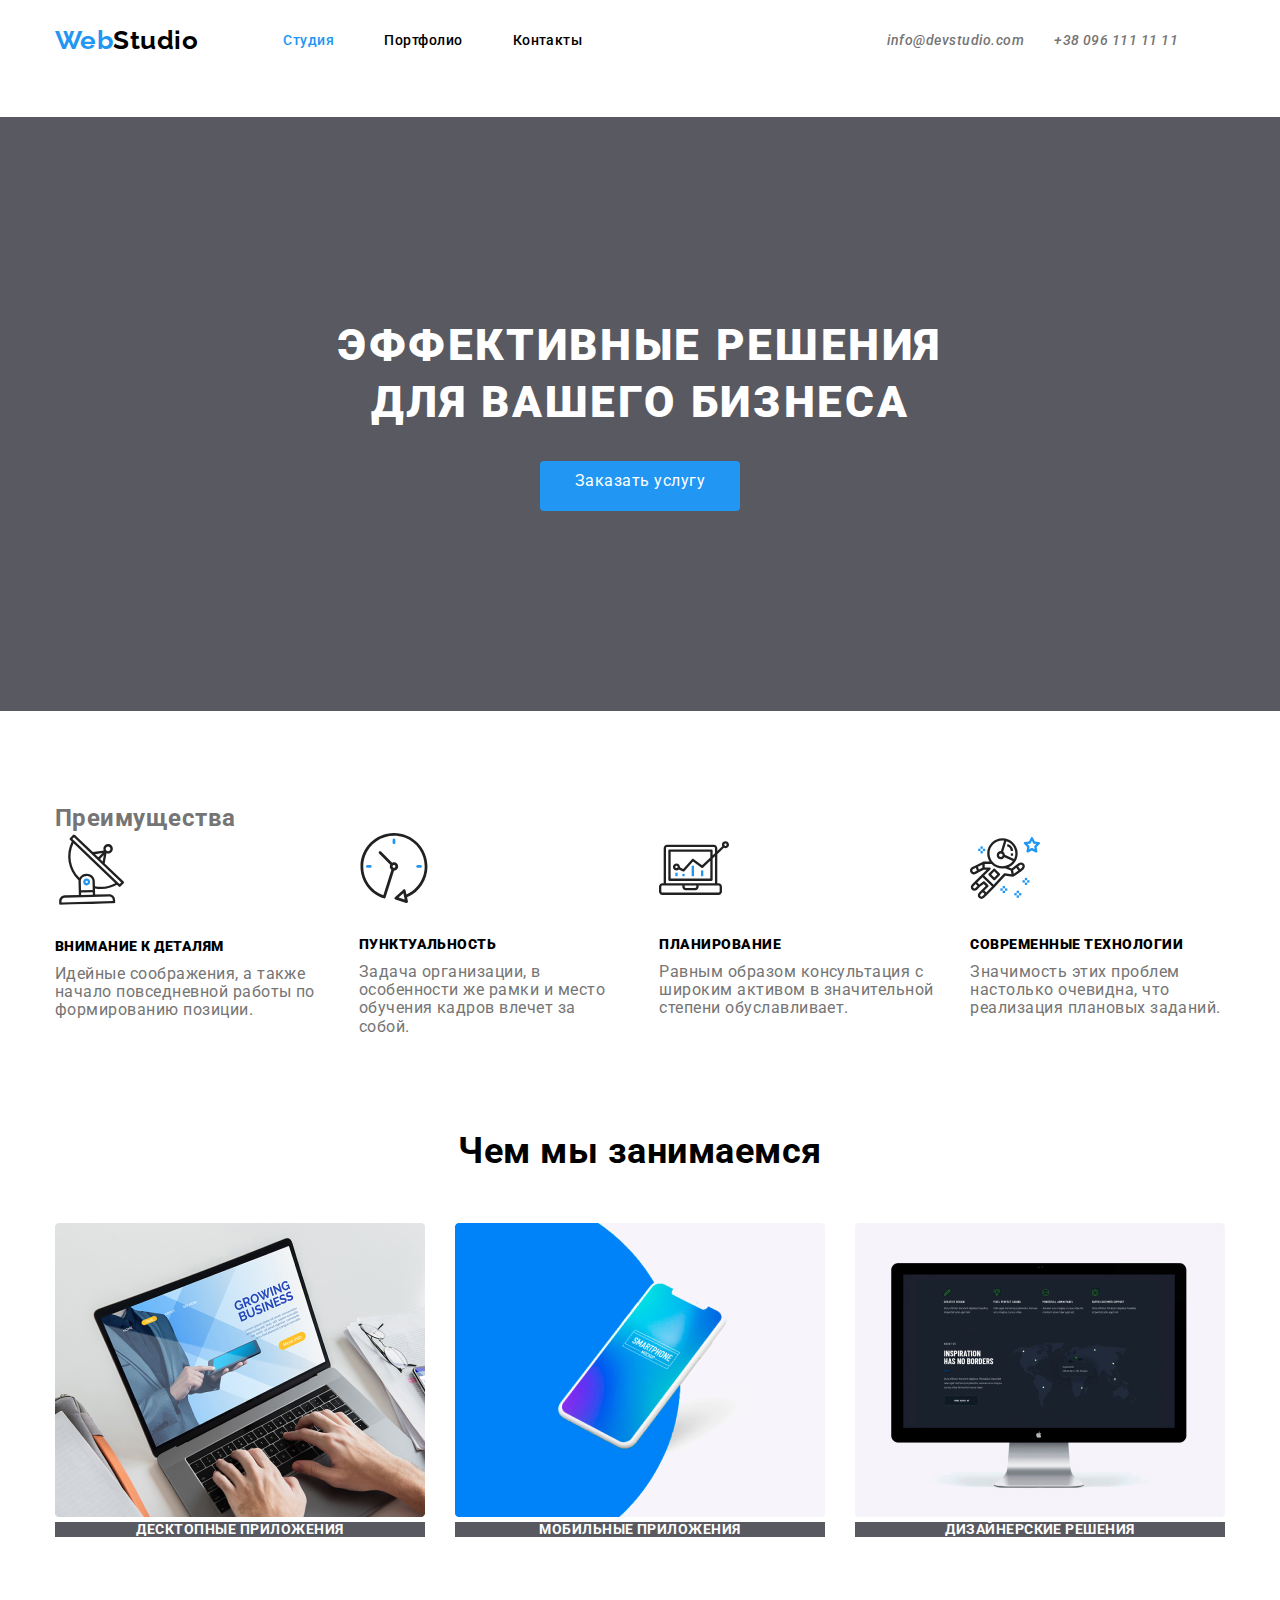
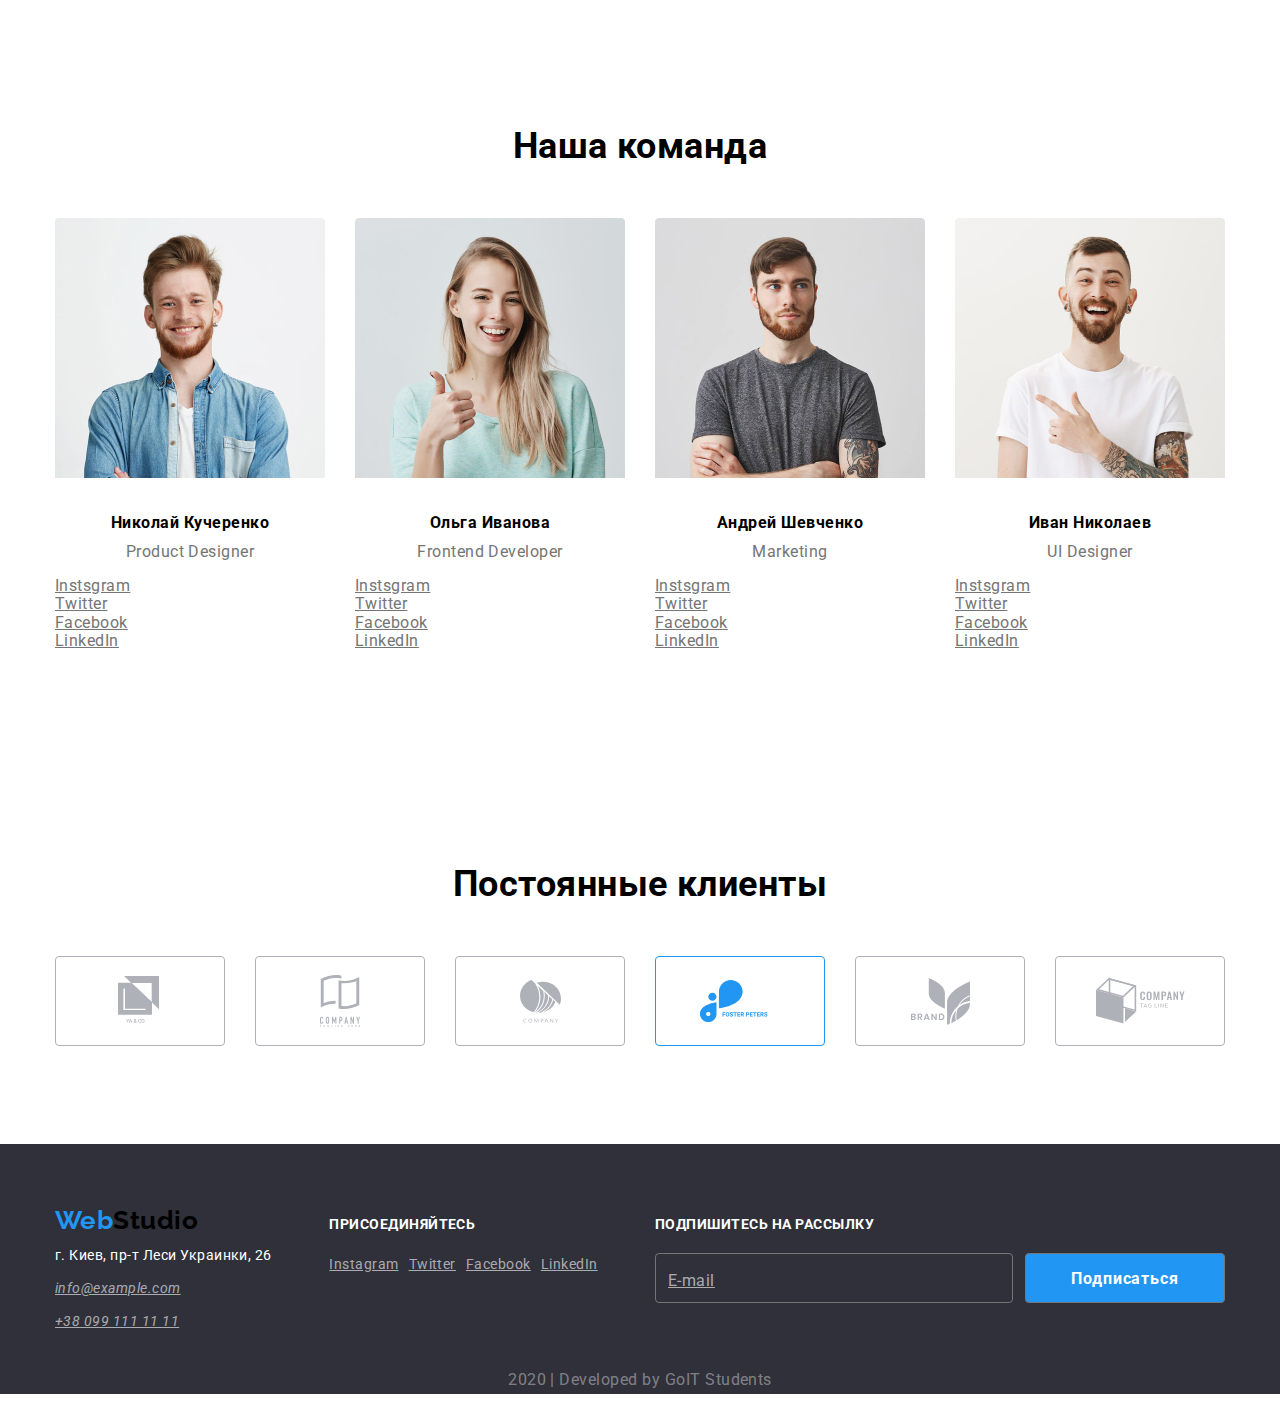
<file: index.html>
<!DOCTYPE html>
<html lang="ru">
  <head>
    <meta charset="UTF-8" />
    <meta name="viewport" content="width=device-width, initial-scale=1.0" />
    <title>Document</title>
    <link
      href="https://fonts.googleapis.com/css2?family=Raleway&family=Roboto:wght@400;700;900&display=swap"
      rel="stylesheet"
    />
    <link
      rel="stylesheet"
      href="https://cdnjs.cloudflare.com/ajax/libs/modern-normalize/0.6.0/modern-normalize.min.css"
    />
    <link rel="stylesheet" href="./css/styles.css" />
  </head>
  <body>
    <!--навигация + контакты-->
    <header class="page-header">
      <div class="container main-nav">
        <div class="logo">
          <a href="/" class="logo" lang="en"
            ><span class="logo-web">Web</span>Studio</a
          >
        </div>
        <nav>
          <ul class="site-nav">
            <li class="item">
              <a href="./index.html" class="link current">Студия</a>
            </li>
            <li class="item">
              <a href="./portfolio.html" class="link">Портфолио</a>
            </li>
            <li class="item"><a href="" class="link">Контакты</a></li>
          </ul>
        </nav>
        <address>
          <ul class="address">
            <li class="item">
              <a href="mailto:info@devstudio.com" class="link"
                >info@devstudio.com</a
              >
            </li>
            <li class="item">
              <a href="tel:+380961111111" class="link">+38 096 111 11 11</a>
            </li>
          </ul>
        </address>
      </div>
    </header>

    <main>
      <!--Hero-->
      <section class="hero">
        <h1 class="hero-title">
          эффективные решения <br />
          для вашего бизнеса
        </h1>
        <a href="" class="hero-button">Заказать услугу</a>
      </section>

      <!--секция с графическим контентом-->
      <section class="section">
        <div class="container">
          <!--этот заголовок спрятать в css-->
          <h2 class="feature-title">Преимущества</h2>
          <ul class="feature">
            <li class="feature-list item">
              <figure class="figure">
                <img src="./img/antenna1.svg" alt="antenna 1" />
                <p class="title"><b>Внимание к деталям</b></p>
                <figcaption class="text">
                  Идейные соображения, а также начало повседневной работы по
                  формированию позиции.
                </figcaption>
              </figure>
            </li>
            <li class="feature-list item">
              <figure class="figure">
                <img src="./img/clock1.svg" alt="clock 1" />
                <p class="title"><b>Пунктуальность</b></p>
                <figcaption>
                  Задача организации, в особенности же рамки и место обучения
                  кадров влечет за собой.
                </figcaption>
              </figure>
            </li>
            <li class="feature-list item">
              <figure class="figure">
                <img src="./img/diagram1.svg" alt="diagram 1" />
                <p class="title"><b>Планирование</b></p>
                <figcaption>
                  Равным образом консультация с широким активом в значительной
                  степени обуславливает.
                </figcaption>
              </figure>
            </li>
            <li class="feature-list item">
              <figure class="figure">
                <img src="./img/astronaut1.svg" alt="astronaut 1" />
                <p class="title"><b>Современные технологии</b></p>
                <figcaption>
                  Значимость этих проблем настолько очевидна, что реализация
                  плановых заданий.
                </figcaption>
              </figure>
            </li>
          </ul>
        </div>
      </section>

      <!--секция чем мы занимаемся-->
      <section class="section">
        <div class="container">
          <h2 class="section-title">Чем мы занимаемся</h2>
          <ul class="work">
            <li class="item">
              <img src="./img/laptop.img.jpg" alt="laptop photo" />
              <p class="text">Десктопные приложения</p>
            </li>
            <li class="item">
              <img src="./img/mob.img.jpg" alt="phone photo" />
              <p class="text">Мобильные приложения</p>
            </li>
            <li class="item">
              <img src="./img/tv.img.jpg" alt="tv photo" />
              <p class="text">Дизайнерские решения</p>
            </li>
          </ul>
        </div>
      </section>

      <!--секция наша команда-->
      <section class="team-section">
        <div class="container">
          <h2 class="section-title">Наша команда</h2>
          <ul class="team">
            <li class="team-card">
              <img
                src="./img/john.img.jpg"
                alt="portrait photo"
                class="team-photo"
              />
              <p class="name"><b>Николай Кучеренко</b></p>
              <p lang="en" class="occupation">Product Designer</p>
              <ul class="social-list">
                <li class="item"><a href="" class="link">Instsgram</a></li>
                <li class="item"><a href="" class="link">Twitter</a></li>
                <li class="item"><a href="" class="link">Facebook</a></li>
                <li class="item"><a href="" class="link">LinkedIn</a></li>
              </ul>
            </li>
            <li class="team-card">
              <img
                src="./img/marta.img.jpg"
                alt="portrait photo"
                class="team-photo"
              />
              <p class="name"><b>Ольга Иванова</b></p>
              <p lang="en" class="occupation">Frontend Developer</p>
              <ul class="social-list">
                <li class="item"><a href="" class="link">Instsgram</a></li>
                <li class="item"><a href="" class="link">Twitter</a></li>
                <li class="item"><a href="" class="link">Facebook</a></li>
                <li class="item"><a href="" class="link">LinkedIn</a></li>
              </ul>
            </li>
            <li class="team-card">
              <img
                src="./img/robert.img.jpg"
                alt="portrait photo"
                class="team-photo"
              />
              <p class="name"><b>Андрей Шевченко</b></p>
              <p lang="en" class="occupation">Marketing</p>
              <ul class="social-list">
                <li class="item"><a href="" class="link">Instsgram</a></li>
                <li class="item"><a href="" class="link">Twitter</a></li>
                <li class="item"><a href="" class="link">Facebook</a></li>
                <li class="item"><a href="" class="link">LinkedIn</a></li>
              </ul>
            </li>
            <li class="team-card">
              <img
                src="./img/martin.img.jpg"
                alt="portrait photo"
                class="team-photo"
              />
              <p class="name"><b>Иван Николаев</b></p>
              <p lang="en" class="occupation">UI Designer</p>
              <ul class="social-list">
                <li class="item"><a href="" class="link">Instsgram</a></li>
                <li class="item"><a href="" class="link">Twitter</a></li>
                <li class="item"><a href="" class="link">Facebook</a></li>
                <li class="item"><a href="" class="link">LinkedIn</a></li>
              </ul>
            </li>
          </ul>
        </div>
      </section>

      <!--секция постоянные клиенты-->
      <section class="section">
        <div class="container">
          <h2 class="section-title">Постоянные клиенты</h2>
          <ul class="clients">
            <li>
              <img src="./img/Client1.svg" alt="logo client 1" />
            </li>
            <li>
              <img src="./img/Client2.svg" alt="logo client 2" />
            </li>
            <li>
              <img src="./img/Client3.svg" alt="logo client 3" />
            </li>
            <li>
              <img src="./img/Client4.svg" alt="logo client 4" />
            </li>
            <li>
              <img src="./img/Client5.svg" alt="logo client 5" />
            </li>
            <li>
              <img src="./img/Client6.svg" alt="logo client 6" />
            </li>
          </ul>
        </div>
      </section>
    </main>

    <!--подвал страницы-->
    <footer class="footer-section">
      <div class="container footer">
        <!-- блок адрес -->
        <div class="address-container">
          <a href="/" lang="en" class="logo"
            ><span class="logo-web">Web</span>Studio</a
          >
          <address>
            <p class="address">г. Киев, пр-т Леси Украинки, 26</p>
            <a href="mailto:info@example.com" class="link">info@example.com</a>
            <a href="tel:+380991111111" class="link">+38 099 111 11 11</a>
          </address>
        </div>
        <!--блок соцсети-->
        <div class="join-us">
          <h3 class="title">присоединяйтесь</h3>
          <ul class="join-list">
            <li class="item"><a href="" class="link">Instagram</a></li>
            <li class="item"><a href="" class="link">Twitter</a></li>
            <li class="item"><a href="" class="link">Facebook</a></li>
            <li class="item"><a href="" class="link">LinkedIn</a></li>
          </ul>
        </div>

        <!--блок присоединяйтесь-->
        <div class="sign-up">
          <h3 class="title">подпишитесь на рассылку</h3>
          <ul class="signup-buttons">
            <li class="item"><a href="" class="button">E-mail</a></li>
            <li class="item">
              <a href="" class="button primary">Подписаться</a>
            </li>
          </ul>
        </div>
      </div>
      <p class="text">2020 | Developed by GoIT Students</p>
    </footer>
  </body>
</html>
</file>
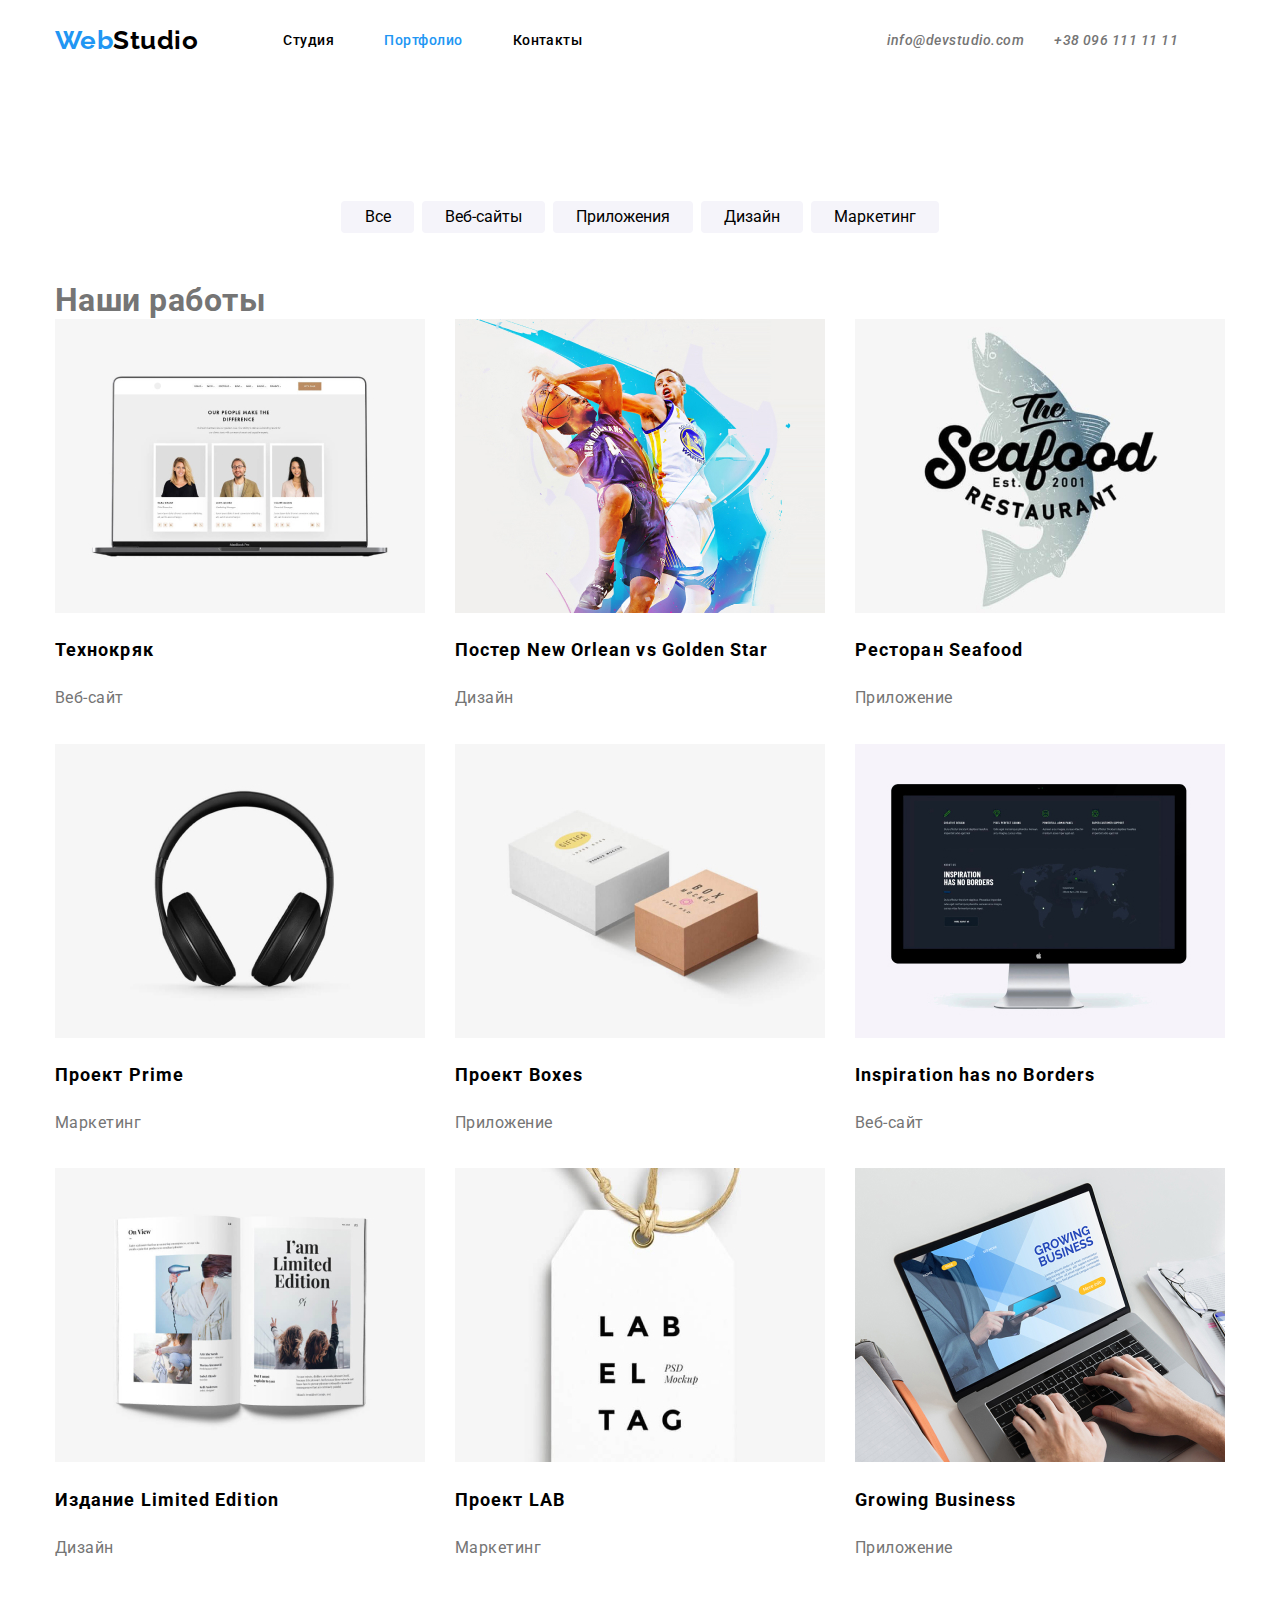
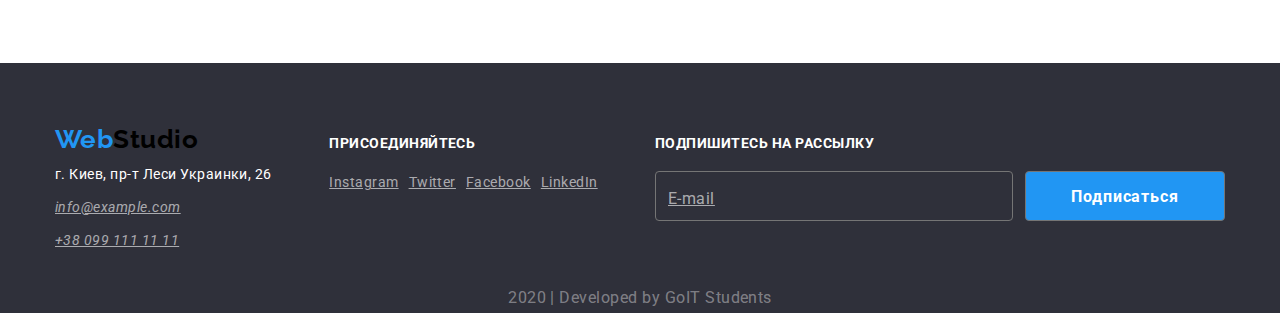
<file: portfolio.html>
<!DOCTYPE html>
<html lang="ru">
  <head>
    <meta charset="UTF-8" />
    <meta name="viewport" content="width=device-width, initial-scale=1.0" />
    <title>Document</title>
    <link
      href="https://fonts.googleapis.com/css2?family=Raleway&family=Roboto:wght@400;700;900&display=swap"
      rel="stylesheet"
    />
    <link
      rel="stylesheet"
      href="https://cdnjs.cloudflare.com/ajax/libs/modern-normalize/0.6.0/modern-normalize.min.css"
    />
    <link rel="stylesheet" href="./css/styles.css" />
  </head>
  <body>
    <!--навигация + контакты-->
    <header>
      <div class="container main-nav">
        <div class="logo">
          <a href="/" class="logo" lang="en"
            ><span class="logo-web">Web</span>Studio</a
          >
        </div>
        <nav>
          <ul class="site-nav">
            <li class="item"><a href="./index.html" class="link">Студия</a></li>
            <li class="item">
              <a href="./portfolio.html" class="link current">Портфолио</a>
            </li>
            <li class="item"><a href="" class="link">Контакты</a></li>
          </ul>
        </nav>
        <address>
          <ul class="address">
            <li class="item">
              <a href="mailto:info@devstudio.com" class="link"
                >info@devstudio.com</a
              >
            </li>
            <li class="item">
              <a href="tel:+380961111111" class="link">+38 096 111 11 11</a>
            </li>
          </ul>
        </address>
      </div>
    </header>
    <main class="portfolio">
      <!--список вкладок-->
      <section class="portfolio-list">
        <div class="container">
          <ul class="button-list">
            <li class="item">
              <button type="button" class="portfolio-button">Все</button>
            </li>
            <li class="item">
              <button type="button" class="portfolio-button">
                Веб-сайты
              </button>
            </li>
            <li class="item">
              <button type="button" class="portfolio-button">Приложения</button>
            </li>
            <li class="item">
              <button type="button" class="portfolio-button">Дизайн</button>
            </li>
            <li class="item">
              <button type="button" class="portfolio-button">Маркетинг</button>
            </li>
          </ul>
        </div>
      </section>

      <!--наши работы-->
      <section>
        <div class="container">
          <!--заголовок спрятать в цсс-->
          <h1 class="portfolio-title">Наши работы</h1>
          <ul class="examples">
            <li class="examples-item">
              <a href="" class="link"
                ><img src="./img/techno.jpg" alt="team photo" />
                <h2 class="examples-title">Технокряк</h2>
                <p class="text">Веб-сайт</p>
                <p class="discription">
                  Технокряк это современная площадка распространения
                  коронавируса. Компании используют эту платформу для цифрового
                  шпионажа и атак на защищённые сервера конкурентов.
                </p>
              </a>
            </li>
            <li class="examples-item">
              <a href="" class="link"
                ><img src="./img/poster.jpg" alt="sport photo" />
                <h2 class="examples-title">Постер New Orlean vs Golden Star</h2>
                <p class="text">Дизайн</p>
                <p class="discription">
                  Технокряк это современная площадка распространения
                  коронавируса. Компании используют эту платформу для цифрового
                  шпионажа и атак на защищённые сервера конкурентов.
                </p>
              </a>
            </li>
            <li class="examples-item">
              <a href="" class="link"
                ><img src="./img/seafood.jpg" alt="seafood photo" />
                <h2 class="examples-title">Ресторан Seafood</h2>
                <p class="text">Приложение</p>
                <p class="discription">
                  Технокряк это современная площадка распространения
                  коронавируса. Компании используют эту платформу для цифрового
                  шпионажа и атак на защищённые сервера конкурентов.
                </p>
              </a>
            </li>
            <li class="examples-item">
              <a href="" class="link"
                ><img src="./img/prime.jpg" alt="headphones photo" />
                <h2 class="examples-title">Проект Prime</h2>
                <p class="text">Маркетинг</p>
                <p class="discription">
                  Технокряк это современная площадка распространения
                  коронавируса. Компании используют эту платформу для цифрового
                  шпионажа и атак на защищённые сервера конкурентов.
                </p>
              </a>
            </li>
            <li class="examples-item">
              <a href="" class="link"
                ><img src="./img/boxes.jpg" alt="boxes photo" />
                <h2 class="examples-title">Проект Boxes</h2>
                <p class="text">Приложение</p>
                <p class="discription">
                  Технокряк это современная площадка распространения
                  коронавируса. Компании используют эту платформу для цифрового
                  шпионажа и атак на защищённые сервера конкурентов.
                </p>
              </a>
            </li>
            <li class="examples-item">
              <a href="" class="link"
                ><img src="./img/inspiration.jpg" alt="tv photo" />
                <h2 class="examples-title">Inspiration has no Borders</h2>
                <p class="text">Веб-сайт</p>
                <p class="discription">
                  Технокряк это современная площадка распространения
                  коронавируса. Компании используют эту платформу для цифрового
                  шпионажа и атак на защищённые сервера конкурентов.
                </p>
              </a>
            </li>
            <li class="examples-item">
              <a href="" class="link"
                ><img src="./img/limitededition.jpg" alt="photo of book" />
                <h2 class="examples-title">Издание Limited Edition</h2>
                <p class="text">Дизайн</p>
                <p class="discription">
                  Технокряк это современная площадка распространения
                  коронавируса. Компании используют эту платформу для цифрового
                  шпионажа и атак на защищённые сервера конкурентов.
                </p>
              </a>
            </li>
            <li class="examples-item">
              <a href="" class="link"
                ><img src="./img/lab.jpg" alt="text photo" />
                <h2 class="examples-title">Проект LAB</h2>
                <p class="text">Маркетинг</p>
                <p class="discription">
                  Технокряк это современная площадка распространения
                  коронавируса. Компании используют эту платформу для цифрового
                  шпионажа и атак на защищённые сервера конкурентов.
                </p>
              </a>
            </li>
            <li class="examples-item">
              <a href="" class="link"
                ><img src="./img/business.jpg" alt="laptpo photo" />
                <h2 class="examples-title">Growing Business</h2>
                <p class="text">Приложение</p>
                <p class="discription">
                  Технокряк это современная площадка распространения
                  коронавируса. Компании используют эту платформу для цифрового
                  шпионажа и атак на защищённые сервера конкурентов.
                </p>
              </a>
            </li>
          </ul>
        </div>
      </section>
    </main>
    <!--подвал страницы-->
    <footer class="footer-section">
      <div class="container footer">
        <!-- блок адрес -->
        <div class="address-container">
          <a href="/" lang="en" class="logo"
            ><span class="logo-web">Web</span>Studio</a
          >
          <address>
            <p class="address">г. Киев, пр-т Леси Украинки, 26</p>
            <a href="mailto:info@example.com" class="link">info@example.com</a>
            <a href="tel:+380991111111" class="link">+38 099 111 11 11</a>
          </address>
        </div>
        <!--блок соцсети-->
        <div class="join-us">
          <h3 class="title">присоединяйтесь</h3>
          <ul class="join-list">
            <li class="item"><a href="" class="link">Instagram</a></li>
            <li class="item"><a href="" class="link">Twitter</a></li>
            <li class="item"><a href="" class="link">Facebook</a></li>
            <li class="item"><a href="" class="link">LinkedIn</a></li>
          </ul>
        </div>

        <!--блок присоединяйтесь-->
        <div class="sign-up">
          <h3 class="title">подпишитесь на рассылку</h3>
          <ul class="signup-buttons">
            <li class="item"><a href="" class="button">E-mail</a></li>
            <li class="item">
              <a href="" class="button primary">Подписаться</a>
            </li>
          </ul>
        </div>
      </div>
      <p class="text">2020 | Developed by GoIT Students</p>
    </footer>
  </body>
</html>
</file>
<file: css/styles.css>
:root {
  --primary-text-color: #757575;
  --title-text-color: #000000;
  --accent-color: #2196f3;
  --primary-white-color: #ffffff;
}

body {
  padding-bottom: 16px;
  color: var(--primary-text-color);
  background-color: var(--primary-white-color);

  font-family: Roboto, sans-serif;
  letter-spacing: 0.03em;
}

.container {
  width: 1200px;
  margin: auto;
  padding-left: 15px;
  padding-right: 15px;
}

ul {
  list-style: none;
  padding: 0;
  margin: 0;
}

/* Header */

.page-header {
  margin-bottom: 36px;
}

.main-nav {
  display: flex;
  align-items: center;
}

/* LOGO */

.logo {
  color: var(--title-text-color);

  font-family: Raleway, sans-serif;
  font-weight: bold;
  font-size: 26px;
  line-height: 31px;
  text-decoration: none;
}

.logo-web {
  color: var(--accent-color);
  font-family: Raleway, sans-serif;
}

.logo:hover {
  color: var(--accent-color);
}

/* site-nav */

.site-nav {
  display: flex;
  margin-left: 85px;
}

.site-nav .item:not(:last-child) {
  margin-right: 50px;
}

.site-nav .link {
  display: block;
  margin-top: 32px;
  padding-bottom: 32px;

  color: var(--title-text-color);

  font-weight: 500;
  font-size: 14px;
  line-height: 1.2;
  text-decoration: none;
}

.site-nav .link:hover,
.site-nav .link:focus {
  color: var(--accent-color);
}

.site-nav .link.current {
  color: var(--accent-color);
}

/* address */

.address {
  display: flex;
  margin-left: 305px;
}

.address .item + .item {
  margin-left: 30px;
}

.address .link {
  display: block;
  padding-top: 32px;
  padding-bottom: 32px;

  color: var(--primary-text-color);

  font-weight: 500;
  font-size: 14px;
  line-height: 1.2;
  text-decoration: none;
}

.address .link:hover,
.address .link:focus {
  color: var(--accent-color);
}

/* HERO */

.hero {
  margin-bottom: 94px;
  padding-top: 200px;
  padding-bottom: 200px;
  background-color: rgba(47, 48, 58, 80%);
  text-align: center;
}

.hero-title {
  margin-top: 0;
  margin-bottom: 30px;
  color: #ffffff;

  font-style: normal;
  font-weight: 900;
  font-size: 44px;
  line-height: 1.3;
  letter-spacing: 0.06em;
  text-transform: uppercase;
}

.hero-button {
  display: inline-block;
  border-radius: 4px;
  padding: 11px 28px;
  text-decoration: none;

  color: var(--primary-white-color);
  background-color: var(--accent-color);

  min-width: 200px;
  height: 50px;
  left: 700px;
  top: 466px;
}

/* section */

.section {
  margin-bottom: 94px;
}

.section-title {
  margin-top: 0;
  margin-bottom: 50px;
  color: var(--title-text-color);

  font-weight: bold;
  font-size: 36px;
  line-height: 1.2;
  text-align: center;
}

/* section feature */

.feature {
  display: flex;
  justify-content: space-between;
}

.feature .item:not(:last-child) {
  margin-right: 30px;
}

.feature-title {
  margin-top: 0;
  margin-bottom: 0;
}

.feature .title {
  margin-top: 30px;
  margin-bottom: 10px;
  color: var(--title-text-color);

  font-weight: bold;
  font-size: 14px;
  line-height: 1.1;
  text-transform: uppercase;
}

.feature-list {
  margin-top: 0;
  margin-bottom: 0;
}

.figure {
  margin-top: 0;
  margin-bottom: 0;
  margin-right: 0;
  margin-left: 0;
}

/* work */

.work {
  display: flex;
  justify-content: space-between;
}

.work .item:not(:last-child) {
  margin-right: 30px;
}

.work .text {
  margin-top: 0;
  margin-bottom: 0;
  color: var(--primary-white-color);
  background-color: rgba(47, 48, 58, 80%);

  font-weight: bold;
  font-size: 14px;
  line-height: 1.1;
  text-align: center;
  text-transform: uppercase;
}

/* team */

.team {
  display: flex;
  justify-content: space-between;
}

.team-card:not(:last-child) {
  margin-right: 30px;
}

.team-section {
  padding-top: 94px;
  padding-bottom: 94px;
  margin-bottom: 94px;
}

.team-photo {
  margin-top: 0;
  margin-bottom: 30px;
}

.team-card {
  padding-bottom: 24px;
}

.team .name {
  margin-top: 0;
  margin-bottom: 10px;
  color: var(--title-text-color);

  font-weight: 500;
  font-size: 16px;
  line-height: 1.2;
  text-align: center;
}

.occupation {
  margin-top: 0;
  margin-bottom: 16px;
  font-size: 16px;
  line-height: 1.2;
  text-align: center;
}

.social-list .link {
  color: var(--primary-text-color);
}

.social-list .link:hover,
.social-list .link:focus {
  color: var(--accent-color);
}

/* clients */

.clients {
  display: flex;
  justify-content: space-between;
}

/* Footer */

.footer-section {
  background-color: #2f303a;
  padding-bottom: 5px;
}

.footer {
  display: flex;
  align-items: flex-start;
  justify-content: space-between;
}

/* footer address */

.address-container {
  margin-top: 61px;
  margin-bottom: 28px;
}

.address-container .logo {
  display: block;
  margin-bottom: 8px;
}

/* join- us */

.join-us {
  margin-top: 73px;
  margin-bottom: 56px;
}

.join-list {
  display: flex;
}

.join-list .item:not(:last-child) {
  margin-right: 10px;
}

/* sineup */

.sign-up {
  margin-top: 73px;
  margin-bottom: 50px;
}

.signup-buttons {
  display: flex;
}

.signup-buttons .item + .item {
  margin-left: 12px;
}

.footer-section .address {
  margin-left: 0;
  margin-top: 0;
  margin-bottom: 9px;
  color: var(--primary-white-color);

  font-style: normal;
  font-weight: normal;
  font-size: 14px;
  line-height: 1.7;
}

.footer-section .link {
  display: block;
  margin-bottom: 9px;
  color: rgba(255, 255, 255, 60%);

  font-size: 14px;
  line-height: 1.7;
}

.footer-section .link:hover,
.footer-section .link:focus {
  color: var(--accent-color);
}

.footer-section .title {
  margin: 0;
  margin-bottom: 20px;
  color: var(--primary-white-color);

  font-weight: bold;
  font-size: 14px;
  line-height: 1.1;
  text-transform: uppercase;
}

.footer-section .text {
  margin-top: 0;
  margin-bottom: 0;
  color: rgba(255, 255, 255, 40%);
  text-align: center;
}

.button {
  display: inline-block;
  border: 1px solid var(--primary-text-color);
  border-radius: 4px;
  padding-left: 12px;
  padding-right: 12px;
  padding-top: 18px;
  padding-bottom: 18px;

  min-width: 358px;
  height: 50px;

  color: rgba(255, 255, 255, 60%);
  background-color: #2f303a;
}

.button.primary {
  display: inline-block;
  border-radius: 4px;
  padding: 11px 28px;

  min-width: 200px;
  height: 50px;
  left: 1185px;
  top: 2764px;

  color: var(--primary-white-color);
  background-color: var(--accent-color);

  font-family: inherit;
  font-weight: bold;
  font-size: 16px;
  line-height: 1.8;
  letter-spacing: 0.06em;
  text-decoration: none;
  align-items: center;
  text-align: center;
}

.button.primary:hover,
.button.primary:focus {
  color: var(--primary-text-color);
}

.button:hover,
.button:focus {
  color: var(--accent-color);
}

/* PORTFOLIO */

.portfolio {
  margin-top: 120px;
  margin-bottom: 100px;
}

/* portfolio buttons */

.button-list {
  display: flex;
  justify-content: center;
}

.button-list .item:not(:last-child) {
  margin-right: 8px;
}

.portfolio-list {
  padding-bottom: 33px;
}

.portfolio-button {
  min-width: 73px;
  padding: 6px 22px;

  border-radius: 4px;
  border: 1px solid transparent;
  margin-bottom: 16px;
  color: var(--title-text-color);
  background-color: #f5f4fa;
}

.portfolio-button:hover,
.portfolio-button:focus {
  color: var(--primary-white-color);
  background-color: var(--accent-color);
}

/* portfolio title */

.portfolio-title {
  margin-top: 0;
  margin-bottom: 0;
}

/* examples */

.examples {
  display: flex;
  flex-wrap: wrap;
}

.examples-item {
  width: calc((100% - 60px) / 3);
  margin-right: 30px;
  margin-bottom: 30px;
}

.examples-item:nth-child(3n) {
  margin: 0;
}

.examples-item:nth-last-child(-n + 3) {
  margin-bottom: 0;
}

.examples .link {
  text-decoration: none;
}

.examples-title {
  color: var(--title-text-color);
  font-weight: 700;
  font-size: 18px;
  line-height: 2;
  letter-spacing: 0.06em;
}

.examples .text {
  margin-top: 0;
  margin-bottom: 0;
  color: var(--primary-text-color);
  font-size: 16px;
  line-height: 1.9;
}

.examples .discription {
  display: none;
  margin-top: 0;
  margin-bottom: 0;
  color: var(--primary-text-color);
  font-size: 18px;
  line-height: 1.5;
}
</file>
